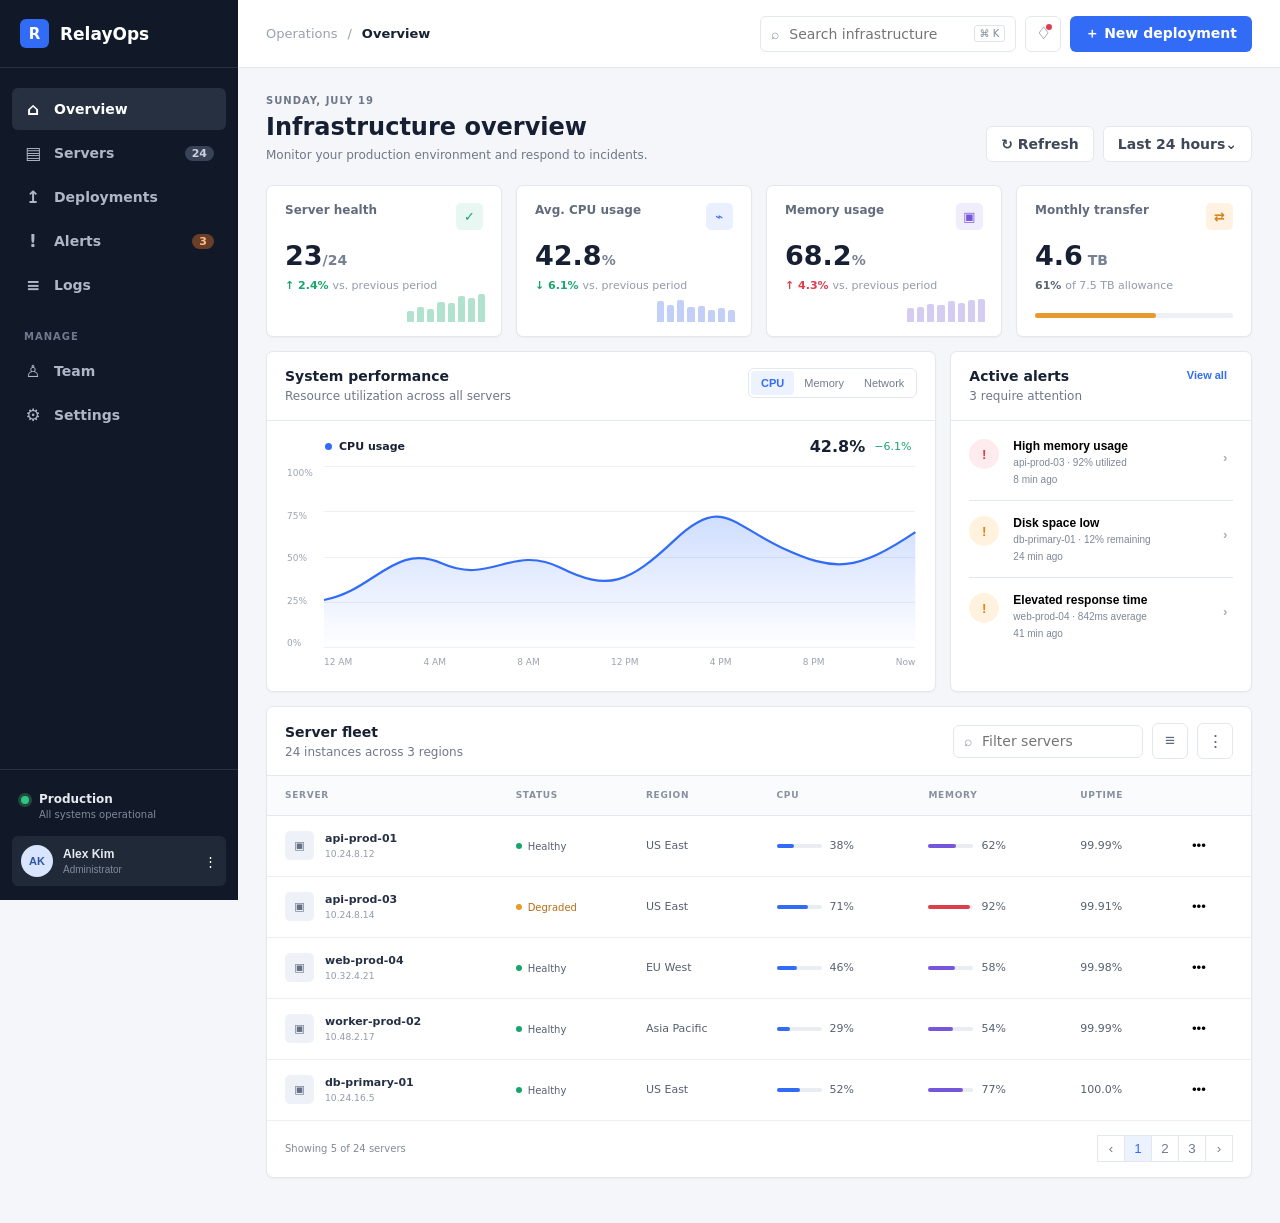
<file: e2e/webui-app-test-20260719/index.html>
<!doctype html>
<html lang="en">
<head>
  <meta charset="UTF-8">
  <meta name="viewport" content="width=device-width, initial-scale=1.0">
  <title>RelayOps Console</title>
  <link rel="stylesheet" href="styles.css">
</head>
<body>
  <div class="app-shell">
    <aside class="sidebar" id="sidebar">
      <div class="brand"><span class="brand-mark">R</span><span>RelayOps</span><button class="icon-button mobile-close" id="closeNav" aria-label="Close navigation">×</button></div>
      <nav class="nav" aria-label="Primary navigation">
        <a class="active" href="#overview"><span class="nav-icon">⌂</span>Overview</a>
        <a href="#servers"><span class="nav-icon">▤</span>Servers <span class="nav-count">24</span></a>
        <a href="#deployments"><span class="nav-icon">↥</span>Deployments</a>
        <a href="#alerts"><span class="nav-icon">!</span>Alerts <span class="nav-count warning">3</span></a>
        <a href="#logs"><span class="nav-icon">≡</span>Logs</a>
        <div class="nav-label">Manage</div>
        <a href="#team"><span class="nav-icon">♙</span>Team</a>
        <a href="#settings"><span class="nav-icon">⚙</span>Settings</a>
      </nav>
      <div class="sidebar-foot">
        <div class="environment"><span class="status-dot"></span><div><strong>Production</strong><small>All systems operational</small></div></div>
        <button class="profile"><span class="avatar">AK</span><span><strong>Alex Kim</strong><small>Administrator</small></span><span>⋮</span></button>
      </div>
    </aside>

    <div class="workspace">
      <header class="topbar">
        <div class="topbar-left"><button class="icon-button menu-button" id="openNav" aria-label="Open navigation">☰</button><div class="crumb"><span>Operations</span><b>/</b><strong>Overview</strong></div></div>
        <div class="top-actions">
          <label class="search"><span>⌕</span><input id="globalSearch" type="search" placeholder="Search infrastructure"><kbd>⌘ K</kbd></label>
          <button class="icon-button notification" aria-label="Notifications">♢<span></span></button>
          <button class="primary-button" id="deployButton"><span>＋</span> New deployment</button>
        </div>
      </header>

      <main>
        <section class="page-heading" id="overview">
          <div><p class="eyebrow">Sunday, July 19</p><h1>Infrastructure overview</h1><p>Monitor your production environment and respond to incidents.</p></div>
          <div class="heading-actions"><button class="secondary-button" id="refreshButton">↻ <span>Refresh</span></button><button class="range-button">Last 24 hours⌄</button></div>
        </section>

        <section class="metric-grid" aria-label="Infrastructure metrics">
          <article class="metric"><div class="metric-top"><span>Server health</span><span class="metric-icon green">✓</span></div><div class="metric-value">23<span>/24</span></div><div class="metric-foot positive">↑ 2.4% <span>vs. previous period</span></div><div class="sparkline green-line"><i style="height:35%"></i><i style="height:48%"></i><i style="height:43%"></i><i style="height:66%"></i><i style="height:62%"></i><i style="height:83%"></i><i style="height:79%"></i><i style="height:92%"></i></div></article>
          <article class="metric"><div class="metric-top"><span>Avg. CPU usage</span><span class="metric-icon blue">⌁</span></div><div class="metric-value">42.8<span>%</span></div><div class="metric-foot positive">↓ 6.1% <span>vs. previous period</span></div><div class="sparkline blue-line"><i style="height:70%"></i><i style="height:55%"></i><i style="height:72%"></i><i style="height:48%"></i><i style="height:51%"></i><i style="height:39%"></i><i style="height:45%"></i><i style="height:38%"></i></div></article>
          <article class="metric"><div class="metric-top"><span>Memory usage</span><span class="metric-icon violet">▣</span></div><div class="metric-value">68.2<span>%</span></div><div class="metric-foot negative">↑ 4.3% <span>vs. previous period</span></div><div class="sparkline violet-line"><i style="height:45%"></i><i style="height:48%"></i><i style="height:60%"></i><i style="height:56%"></i><i style="height:67%"></i><i style="height:62%"></i><i style="height:71%"></i><i style="height:76%"></i></div></article>
          <article class="metric"><div class="metric-top"><span>Monthly transfer</span><span class="metric-icon orange">⇄</span></div><div class="metric-value">4.6<span> TB</span></div><div class="metric-foot neutral">61% <span>of 7.5 TB allowance</span></div><div class="progress"><span style="width:61%"></span></div></article>
        </section>

        <section class="content-grid">
          <article class="panel performance-panel">
            <div class="panel-head"><div><h2>System performance</h2><p>Resource utilization across all servers</p></div><div class="segmented" id="chartTabs"><button class="active" data-series="cpu">CPU</button><button data-series="memory">Memory</button><button data-series="network">Network</button></div></div>
            <div class="chart-legend"><span><i class="legend-dot primary"></i><b id="legendLabel">CPU usage</b></span><strong id="chartCurrent">42.8%</strong><span class="positive">−6.1%</span></div>
            <div class="chart" id="chart"><div class="y-labels"><span>100%</span><span>75%</span><span>50%</span><span>25%</span><span>0%</span></div><div class="plot"><div class="grid-lines"><i></i><i></i><i></i><i></i><i></i></div><svg viewBox="0 0 800 220" preserveAspectRatio="none"><defs><linearGradient id="area" x1="0" y1="0" x2="0" y2="1"><stop offset="0%" stop-color="#3874ff" stop-opacity=".24"/><stop offset="100%" stop-color="#3874ff" stop-opacity="0"/></linearGradient></defs><path id="areaPath" class="area" d="M0 162 C70 150,95 92,160 118 S255 94,320 123 S412 142,475 89 S550 70,620 99 S720 128,800 80 L800 220 L0 220Z"/><path id="linePath" class="line" d="M0 162 C70 150,95 92,160 118 S255 94,320 123 S412 142,475 89 S550 70,620 99 S720 128,800 80"/></svg><div class="x-labels"><span>12 AM</span><span>4 AM</span><span>8 AM</span><span>12 PM</span><span>4 PM</span><span>8 PM</span><span>Now</span></div></div></div>
          </article>

          <article class="panel alerts-panel" id="alerts">
            <div class="panel-head"><div><h2>Active alerts</h2><p>3 require attention</p></div><button class="text-button">View all</button></div>
            <div class="alert-list">
              <button class="alert-item"><span class="alert-icon critical">!</span><span><strong>High memory usage</strong><small>api-prod-03 · 92% utilized</small><time>8 min ago</time></span><b>›</b></button>
              <button class="alert-item"><span class="alert-icon warning-bg">!</span><span><strong>Disk space low</strong><small>db-primary-01 · 12% remaining</small><time>24 min ago</time></span><b>›</b></button>
              <button class="alert-item"><span class="alert-icon warning-bg">!</span><span><strong>Elevated response time</strong><small>web-prod-04 · 842ms average</small><time>41 min ago</time></span><b>›</b></button>
            </div>
          </article>
        </section>

        <section class="panel server-panel" id="servers">
          <div class="panel-head table-heading"><div><h2>Server fleet</h2><p>24 instances across 3 regions</p></div><div class="table-actions"><label class="small-search">⌕<input id="serverSearch" placeholder="Filter servers"></label><button class="icon-button" aria-label="Filter">≡</button><button class="icon-button" aria-label="More options">⋮</button></div></div>
          <div class="table-wrap"><table><thead><tr><th>Server</th><th>Status</th><th>Region</th><th>CPU</th><th>Memory</th><th>Uptime</th><th></th></tr></thead><tbody id="serverRows"></tbody></table></div>
          <div class="table-footer"><span id="serverCount">Showing 5 of 24 servers</span><div><button disabled>‹</button><button class="active">1</button><button>2</button><button>3</button><button>›</button></div></div>
        </section>
      </main>
    </div>
  </div>

  <div class="modal-backdrop" id="deployModal" hidden><section class="modal" role="dialog" aria-modal="true" aria-labelledby="modalTitle"><div class="modal-head"><div><h2 id="modalTitle">New deployment</h2><p>Deploy a release to your infrastructure.</p></div><button class="icon-button" id="closeModal" aria-label="Close">×</button></div><form id="deployForm"><label>Service<select required><option value="">Select a service</option><option>api-service</option><option>web-client</option><option>worker-queue</option></select></label><label>Version<input required placeholder="e.g. v2.8.1"></label><label>Environment<select><option>Production</option><option>Staging</option></select></label><div class="modal-actions"><button type="button" class="secondary-button" id="cancelModal">Cancel</button><button class="primary-button" type="submit">Start deployment</button></div></form></section></div>
  <div class="toast" id="toast" role="status"></div>
  <script src="app.js"></script>
</body>
</html>
</file>
<file: e2e/webui-app-test-20260719/styles.css>
:root{--bg:#f4f6f9;--panel:#fff;--text:#172033;--muted:#6e7789;--line:#e3e7ee;--blue:#326bf6;--green:#18a56d;--red:#dc3e4b;--orange:#e99a2d;--violet:#7657dc;--sidebar:#111827;--radius:7px}*{box-sizing:border-box}body{margin:0;font-family:Inter,ui-sans-serif,system-ui,-apple-system,BlinkMacSystemFont,"Segoe UI",sans-serif;background:var(--bg);color:var(--text);font-size:14px;letter-spacing:0}.app-shell{display:flex;min-height:100vh}.sidebar{width:238px;background:var(--sidebar);color:#d5d9e2;position:fixed;inset:0 auto 0 0;display:flex;flex-direction:column;z-index:20}.brand{height:68px;padding:0 20px;display:flex;align-items:center;gap:11px;font-size:17px;font-weight:700;color:#fff;border-bottom:1px solid #273041}.brand-mark{display:grid;place-items:center;width:29px;height:29px;border-radius:6px;background:var(--blue);font-size:15px}.nav{padding:18px 12px}.nav a{height:42px;padding:0 12px;display:flex;align-items:center;gap:12px;color:#aeb7c7;text-decoration:none;border-radius:6px;margin:2px 0;font-weight:550}.nav a:hover,.nav a.active{background:#263041;color:#fff}.nav-icon{font-size:17px;width:18px;text-align:center}.nav-count{margin-left:auto;background:#394357;color:#cbd2de;border-radius:10px;padding:1px 7px;font-size:11px}.nav-count.warning{background:#6b3e2a;color:#ffbf84}.nav-label{text-transform:uppercase;color:#6f7a8f;font-size:10px;font-weight:700;letter-spacing:.1em;margin:25px 12px 8px}.sidebar-foot{margin-top:auto;padding:14px 12px;border-top:1px solid #273041}.environment{display:flex;gap:10px;padding:8px 9px 16px}.environment div,.profile span:nth-child(2){display:flex;flex-direction:column;gap:3px}.environment strong,.profile strong{font-size:12px;color:#e7eaf0}.environment small,.profile small{color:#7f8a9d;font-size:10px}.status-dot{width:8px;height:8px;background:#2bc883;border-radius:50%;margin-top:4px;box-shadow:0 0 0 3px #22493d}.profile{border:0;background:#202938;color:#fff;width:100%;border-radius:6px;padding:9px;display:flex;align-items:center;gap:10px;text-align:left}.profile>span:last-child{margin-left:auto}.avatar{width:32px;height:32px;border-radius:50%;background:#d9e4ff;color:#3156a0;display:grid;place-items:center;font-size:11px;font-weight:700}.workspace{margin-left:238px;width:calc(100% - 238px)}.topbar{height:68px;background:#fff;border-bottom:1px solid var(--line);display:flex;align-items:center;justify-content:space-between;padding:0 28px;position:sticky;top:0;z-index:10}.crumb{display:flex;gap:10px;align-items:center;font-size:13px}.crumb span,.crumb b{color:#98a0af;font-weight:500}.top-actions,.heading-actions,.table-actions{display:flex;align-items:center;gap:9px}.search,.small-search{border:1px solid var(--line);height:36px;border-radius:6px;display:flex;align-items:center;gap:8px;padding:0 10px;color:#8a93a3;background:#fff}.search{width:256px}.search input,.small-search input{border:0;outline:0;width:100%;font:inherit;background:transparent}.search kbd{font-family:inherit;font-size:10px;color:#818a99;border:1px solid #dfe3e9;border-radius:3px;padding:2px 5px;white-space:nowrap}.icon-button{border:1px solid var(--line);background:#fff;width:36px;height:36px;border-radius:6px;display:grid;place-items:center;color:#5f6879;font-size:17px;cursor:pointer}.notification{position:relative}.notification span{position:absolute;width:6px;height:6px;border-radius:50%;background:var(--red);top:7px;right:8px}.primary-button,.secondary-button,.range-button{height:36px;border-radius:6px;border:1px solid transparent;padding:0 14px;font:inherit;font-weight:650;cursor:pointer}.primary-button{background:var(--blue);color:#fff}.secondary-button,.range-button{background:#fff;border-color:var(--line);color:#3f4858}.menu-button,.mobile-close{display:none}main{padding:27px 28px 45px;max-width:1600px;margin:auto}.page-heading{display:flex;justify-content:space-between;align-items:flex-end;margin-bottom:23px}.eyebrow{text-transform:uppercase;color:#949cab;font-size:10px!important;font-weight:700;letter-spacing:.1em;margin-bottom:6px!important}.page-heading h1{font-size:24px;line-height:1.3;margin:0 0 5px}.page-heading p,.panel-head p{margin:0;color:var(--muted);font-size:12px}.metric-grid{display:grid;grid-template-columns:repeat(4,1fr);gap:14px;margin-bottom:14px}.metric,.panel{background:var(--panel);border:1px solid var(--line);border-radius:var(--radius);box-shadow:0 1px 2px #1720330a}.metric{min-height:152px;padding:17px 18px;position:relative;overflow:hidden}.metric-top{display:flex;justify-content:space-between;color:#626c7d;font-size:12px;font-weight:600}.metric-icon{width:27px;height:27px;border-radius:5px;display:grid;place-items:center;font-size:13px}.metric-icon.green{background:#e8f7f1;color:var(--green)}.metric-icon.blue{background:#eaf0ff;color:var(--blue)}.metric-icon.violet{background:#f0edfc;color:var(--violet)}.metric-icon.orange{background:#fff2e2;color:#d77e16}.metric-value{font-size:27px;font-weight:700;margin:10px 0 8px}.metric-value span{font-size:14px;color:#778092;font-weight:550}.metric-foot{font-size:11px;font-weight:650}.metric-foot span{color:#929aaa;font-weight:400}.positive{color:var(--green)}.negative{color:var(--red)}.neutral{color:#596376}.sparkline{position:absolute;right:16px;bottom:14px;width:78px;height:31px;display:flex;align-items:flex-end;gap:3px}.sparkline i{flex:1;border-radius:2px 2px 0 0;opacity:.7}.green-line i{background:#91d6bc}.blue-line i{background:#a8bcf6}.violet-line i{background:#c4b7ed}.progress{height:5px;background:#edf0f4;border-radius:4px;margin-top:21px}.progress span{height:100%;display:block;background:var(--orange);border-radius:4px}.content-grid{display:grid;grid-template-columns:minmax(0,2fr) minmax(290px,.9fr);gap:14px;margin-bottom:14px}.panel-head{min-height:69px;padding:16px 18px;border-bottom:1px solid var(--line);display:flex;align-items:flex-start;justify-content:space-between}.panel-head h2{font-size:14px;margin:0 0 5px}.segmented{display:flex;border:1px solid var(--line);padding:2px;border-radius:6px}.segmented button{border:0;background:transparent;padding:6px 10px;border-radius:4px;color:#747d8d;font-size:11px;cursor:pointer}.segmented button.active{background:#edf2ff;color:var(--blue);font-weight:650}.chart-legend{padding:16px 24px 0 58px;display:flex;align-items:center;gap:9px;font-size:11px}.chart-legend span:first-child{margin-right:auto;display:flex;align-items:center;gap:7px}.chart-legend strong{font-size:16px}.legend-dot{width:7px;height:7px;border-radius:50%;background:var(--blue)}.chart{height:235px;display:flex;padding:10px 20px 20px}.y-labels{height:182px;display:flex;flex-direction:column;justify-content:space-between;color:#9ba3b1;font-size:9px;width:37px;padding-top:2px}.plot{position:relative;flex:1;height:182px}.grid-lines{position:absolute;inset:0;display:flex;flex-direction:column;justify-content:space-between}.grid-lines i{height:1px;background:#edf0f4;width:100%}.plot svg{position:absolute;inset:0;width:100%;height:100%;overflow:visible}.line{fill:none;stroke:var(--blue);stroke-width:2.2;vector-effect:non-scaling-stroke}.area{fill:url(#area)}.x-labels{position:absolute;left:0;right:0;top:191px;display:flex;justify-content:space-between;color:#9ba3b1;font-size:9px}.alerts-panel{min-width:0}.text-button{border:0;background:transparent;color:var(--blue);font-size:11px;font-weight:650;cursor:pointer}.alert-list{padding:3px 18px}.alert-item{width:100%;min-height:76px;border:0;border-bottom:1px solid var(--line);background:#fff;display:grid;grid-template-columns:34px 1fr 10px;align-items:start;gap:10px;text-align:left;padding:15px 0;cursor:pointer}.alert-item:last-child{border-bottom:0}.alert-item>span:nth-child(2){display:flex;flex-direction:column;gap:4px;min-width:0}.alert-item strong{font-size:12px}.alert-item small,.alert-item time{font-size:10px;color:#7e8797}.alert-item time{margin-top:2px}.alert-item>b{color:#a8afbb;margin-top:11px}.alert-icon{width:30px;height:30px;display:grid;place-items:center;border-radius:50%;font-weight:800}.alert-icon.critical{background:#fdebed;color:var(--red)}.alert-icon.warning-bg{background:#fff3df;color:#d8861d}.server-panel{overflow:hidden}.table-heading{align-items:center}.small-search{width:190px;height:33px}.table-wrap{overflow:auto}table{width:100%;border-collapse:collapse;min-width:800px}th{height:39px;background:#fafbfc;text-align:left;text-transform:uppercase;color:#87909f;font-size:9px;letter-spacing:.08em;font-weight:700;border-bottom:1px solid var(--line)}th,td{padding:0 18px}td{height:61px;border-bottom:1px solid #edf0f3;font-size:11px;color:#566071}.server-name{display:flex;align-items:center;gap:11px;color:#263044;font-weight:650}.server-glyph{width:29px;height:29px;border-radius:5px;background:#eef2f8;display:grid;place-items:center;color:#657084}.status-pill{display:inline-flex;align-items:center;gap:6px;font-size:10px}.status-pill:before{content:"";width:6px;height:6px;border-radius:50%;background:var(--green)}.status-pill.degraded{color:#b66e16}.status-pill.degraded:before{background:var(--orange)}.usage{display:flex;align-items:center;gap:8px}.mini-progress{width:45px;height:4px;background:#e9edf2;border-radius:3px}.mini-progress i{display:block;height:100%;background:var(--blue);border-radius:3px}.row-more{border:0;background:transparent;cursor:pointer}.table-footer{height:56px;padding:0 18px;display:flex;align-items:center;justify-content:space-between;color:#818a99;font-size:10px}.table-footer div{display:flex}.table-footer button{width:28px;height:27px;border:1px solid var(--line);background:#fff;color:#727b8b;margin-left:-1px}.table-footer button.active{color:var(--blue);background:#edf2ff}.modal-backdrop{position:fixed;inset:0;background:#10172788;z-index:50;display:grid;place-items:center;padding:20px}.modal-backdrop[hidden]{display:none}.modal{background:#fff;width:min(440px,100%);border-radius:8px;box-shadow:0 24px 70px #0c12243d}.modal-head{display:flex;justify-content:space-between;padding:20px;border-bottom:1px solid var(--line)}.modal-head h2{margin:0 0 5px;font-size:17px}.modal-head p{margin:0;color:var(--muted);font-size:12px}.modal form{padding:20px;display:grid;gap:15px}.modal label{display:grid;gap:6px;font-weight:650;font-size:11px}.modal input,.modal select{height:39px;border:1px solid var(--line);border-radius:5px;padding:0 11px;font:inherit;color:var(--text);background:#fff}.modal-actions{display:flex;justify-content:flex-end;gap:8px;margin-top:8px}.toast{position:fixed;right:24px;bottom:24px;background:#172033;color:#fff;padding:12px 17px;border-radius:6px;box-shadow:0 8px 30px #0003;z-index:100;opacity:0;transform:translateY(10px);pointer-events:none;transition:.2s}.toast.show{opacity:1;transform:none}
@media(max-width:1050px){.metric-grid{grid-template-columns:repeat(2,1fr)}.content-grid{grid-template-columns:1fr}.alerts-panel .alert-list{display:grid;grid-template-columns:repeat(3,1fr);gap:18px}.alert-item{border-bottom:0}.search{width:190px}.crumb{display:none}}
@media(max-width:760px){.sidebar{transform:translateX(-100%);transition:transform .2s}.sidebar.open{transform:none;box-shadow:10px 0 35px #0004}.workspace{margin-left:0;width:100%}.mobile-close{display:grid;margin-left:auto;border-color:#394357;background:transparent;color:#fff}.menu-button{display:grid}.topbar{padding:0 15px;height:60px}.search{display:none}.primary-button{padding:0 10px}.top-actions .primary-button{font-size:0}.top-actions .primary-button span{font-size:18px}.notification{display:none}main{padding:20px 14px 35px}.page-heading{align-items:flex-start}.page-heading h1{font-size:21px}.page-heading>div:first-child p:last-child{max-width:260px}.range-button{display:none}.metric-grid{grid-template-columns:1fr 1fr;gap:10px}.metric{min-height:143px;padding:14px}.metric-value{font-size:23px}.sparkline{display:none}.content-grid{gap:10px}.panel-head{padding:14px}.segmented button{padding:6px 8px}.chart{padding-right:10px}.alerts-panel .alert-list{display:block}.alert-item{border-bottom:1px solid var(--line)}.table-heading{align-items:flex-start;gap:10px}.small-search{width:145px}.table-actions>.icon-button:last-child{display:none}.table-footer{position:sticky;left:0}.modal{width:100%}}
@media(max-width:430px){.metric-grid{grid-template-columns:1fr}.metric{min-height:129px}.sparkline{display:flex}.page-heading>div:first-child p:last-child{display:none}.heading-actions .secondary-button span{display:none}.performance-panel .panel-head{display:block}.segmented{margin-top:12px;width:max-content}.chart-legend{padding-left:48px}.x-labels span:nth-child(even){display:none}.table-heading{display:block}.table-actions{margin-top:12px}.small-search{flex:1}.alerts-panel .panel-head{min-height:61px}}
@media(prefers-reduced-motion:reduce){*{scroll-behavior:auto!important;transition:none!important}}
</file>
